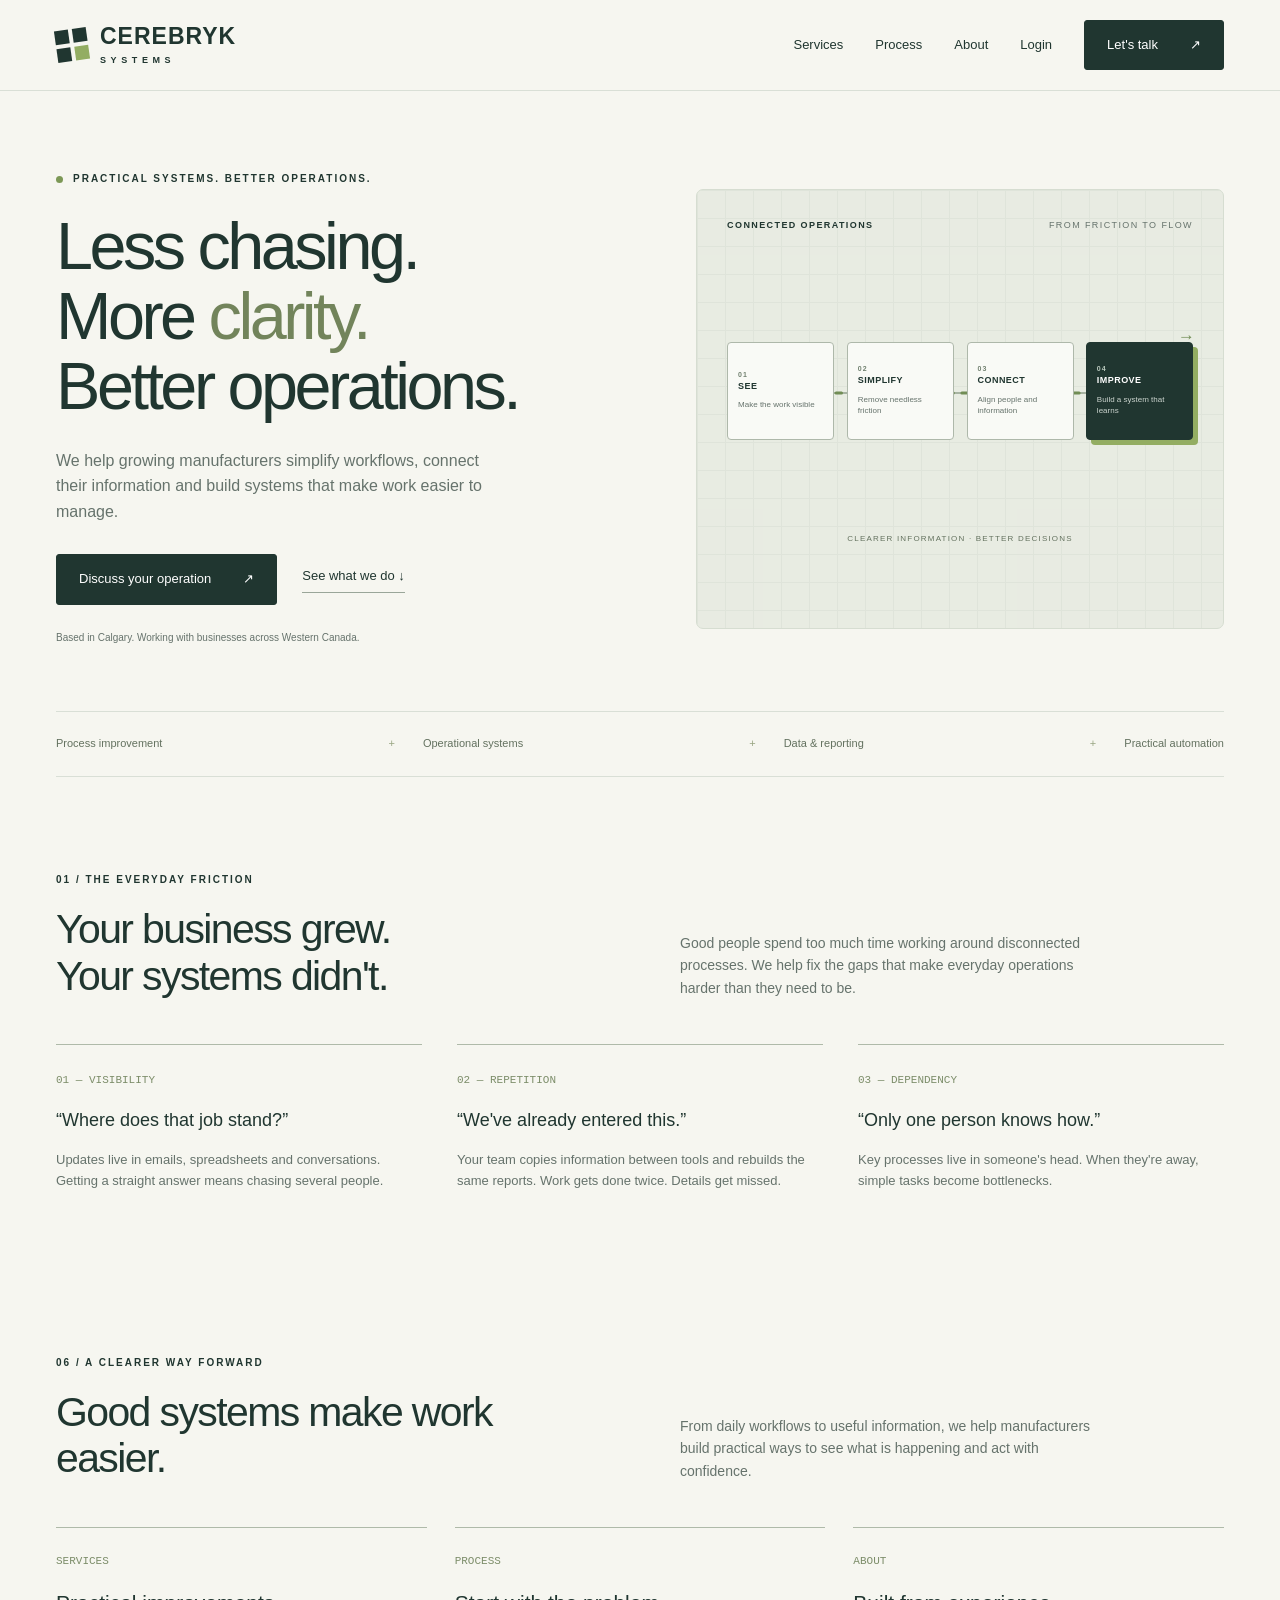
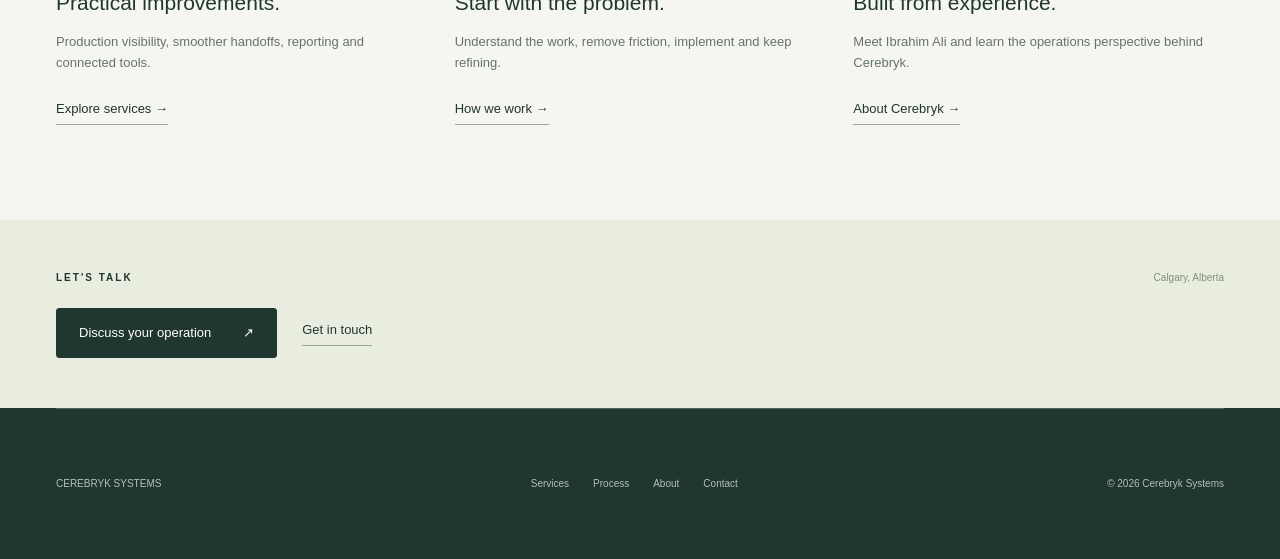
<file: index.html>
<!doctype html>
<html lang="en">
<head>
<!-- Google tag (gtag.js) -->
<script async src="https://www.googletagmanager.com/gtag/js?id=G-C96CV7X2YY"></script>
<script>
  window.dataLayer = window.dataLayer || [];
  function gtag(){dataLayer.push(arguments);}
  gtag('js', new Date());
  gtag('config', 'G-C96CV7X2YY');
</script>
<meta charset="utf-8"/><meta name="viewport" content="width=device-width,initial-scale=1"/>
<title>Cerebryk Systems | Better Systems for Growing Manufacturers</title><meta name="description" content="Practical process improvement, operations systems, reporting and automation for small and mid-sized manufacturers."/><meta name="robots" content="index, follow"/>
<link rel="canonical" href="https://cerebryk.com/"/>
<meta property="og:title" content="Cerebryk Systems | Better Systems for Growing Manufacturers"/><meta property="og:description" content="Practical process improvement, operations systems, reporting and automation for small and mid-sized manufacturers."/><meta property="og:url" content="https://cerebryk.com/"/><meta property="og:type" content="website"/><meta property="og:site_name" content="Cerebryk Systems"/>
<meta name="twitter:card" content="summary"/><meta name="twitter:title" content="Cerebryk Systems | Better Systems for Growing Manufacturers"/><meta name="twitter:description" content="Practical process improvement, operations systems, reporting and automation for small and mid-sized manufacturers."/>
<link rel="icon" type="image/svg+xml" href="/favicon.svg?v=2"/><link rel="stylesheet" href="/assets/site.css"/>
</head><body data-page="home"><header><div class="wrap"><nav aria-label="Main navigation"><a class="brand" href="/" aria-label="Cerebryk Systems home" aria-current="page"><span class="symbol" aria-hidden="true"><i></i><i></i><i></i><i></i></span><span class="word">CEREBRYK<small>SYSTEMS</small></span></a><button class="menu" aria-label="Open navigation" aria-expanded="false">Menu &#9776;</button><div class="navlinks"><a href="/services/">Services</a><a href="/process/">Process</a><a href="/about/">About</a><a href="/login/">Login</a><a class="btn" href="/contact/">Let&#39;s talk <span>&#8599;</span></a></div></nav></div></header><main><div class="wrap"><div class="hero"><div><div class="eyebrow"><span class="dot"></span> Practical systems. Better operations.</div><h1>Less chasing.<br>More <em>clarity.</em><br>Better operations.</h1><p>We help growing manufacturers simplify workflows, connect their information and build systems that make work easier to manage.</p><div class="actions"><a class="btn" href="/contact/">Discuss your operation <span>↗</span></a><a class="textlink" href="/services/">See what we do ↓</a></div><div class="location">Based in Calgary. Working with businesses across Western Canada.</div></div><div><div class="system-map flow-map" aria-label="A four-step operations improvement flow from seeing the work to continuous improvement"><div class="flow-head"><span>CONNECTED OPERATIONS</span><span>FROM FRICTION TO FLOW</span></div><div class="flow-canvas"><svg class="flow-line" viewBox="0 0 500 190" preserveAspectRatio="none" role="img" aria-hidden="true"><path class="base" d="M12 95 H488"/><path class="active" d="M12 95 H488"/><circle cx="55" cy="95" r="5"/><circle cx="185" cy="95" r="5"/><circle cx="315" cy="95" r="5"/><circle cx="445" cy="95" r="5"/></svg><div class="flow-stage one"><b><span class="stage-num">01</span><span>SEE</span></b><small>Make the work visible</small></div><div class="flow-stage two"><b><span class="stage-num">02</span><span>SIMPLIFY</span></b><small>Remove needless friction</small></div><div class="flow-stage three"><b><span class="stage-num">03</span><span>CONNECT</span></b><small>Align people and information</small></div><div class="flow-stage four"><b><span class="stage-num">04</span><span>IMPROVE</span></b><small>Build a system that learns</small></div><span class="flow-result">CLEARER INFORMATION · BETTER DECISIONS</span></div></div></div></div><div class="ribbon"><span>Process improvement</span><span>Operational systems</span><span>Data & reporting</span><span>Practical automation</span></div></div>
<section><div class="wrap"><div class="sectionhead"><div><div class="eyebrow">01 / The everyday friction</div><h2>Your business grew.<br>Your systems didn't.</h2></div><p>Good people spend too much time working around disconnected processes. We help fix the gaps that make everyday operations harder than they need to be.</p></div><div class="issues"><article class="issue"><span class="num">01 — VISIBILITY</span><h3>“Where does that job stand?”</h3><p>Updates live in emails, spreadsheets and conversations. Getting a straight answer means chasing several people.</p></article><article class="issue"><span class="num">02 — REPETITION</span><h3>“We've already entered this.”</h3><p>Your team copies information between tools and rebuilds the same reports. Work gets done twice. Details get missed.</p></article><article class="issue"><span class="num">03 — DEPENDENCY</span><h3>“Only one person knows how.”</h3><p>Key processes live in someone's head. When they're away, simple tasks become bottlenecks.</p></article></div></div></section>
<section class="page-preview"><div class="wrap"><div class="sectionhead"><div><div class="eyebrow">06 / A clearer way forward</div><h2>Good systems make work easier.</h2></div><p>From daily workflows to useful information, we help manufacturers build practical ways to see what is happening and act with confidence.</p></div><div class="page-preview-grid"><article class="page-preview-card"><span class="num">SERVICES</span><h3>Practical improvements.</h3><p>Production visibility, smoother handoffs, reporting and connected tools.</p><a href="/services/">Explore services &rarr;</a></article><article class="page-preview-card"><span class="num">PROCESS</span><h3>Start with the problem.</h3><p>Understand the work, remove friction, implement and keep refining.</p><a href="/process/">How we work &rarr;</a></article><article class="page-preview-card"><span class="num">ABOUT</span><h3>Built from experience.</h3><p>Meet Ibrahim Ali and learn the operations perspective behind Cerebryk.</p><a href="/about/">About Cerebryk &rarr;</a></article></div></div></section>
<section class="page-cta"><div class="wrap"><div class="sectionlabel"><span class="eyebrow">LET&#39;S TALK</span><span>Calgary, Alberta</span></div><div class="actions"><a class="btn" href="/contact/">Discuss your operation <span>&#8599;</span></a><a class="textlink" href="/contact/">Get in touch</a></div></div></section></main><footer class="site-footer dark"><div class="wrap"><div class="footer"><span>CEREBRYK SYSTEMS</span><nav class="footer-links" aria-label="Footer navigation"><a href="/services/">Services</a><a href="/process/">Process</a><a href="/about/">About</a><a href="/contact/">Contact</a></nav><span>&copy; 2026 Cerebryk Systems</span></div></div></footer><script src="/assets/site.js" defer></script></body></html>
</file>
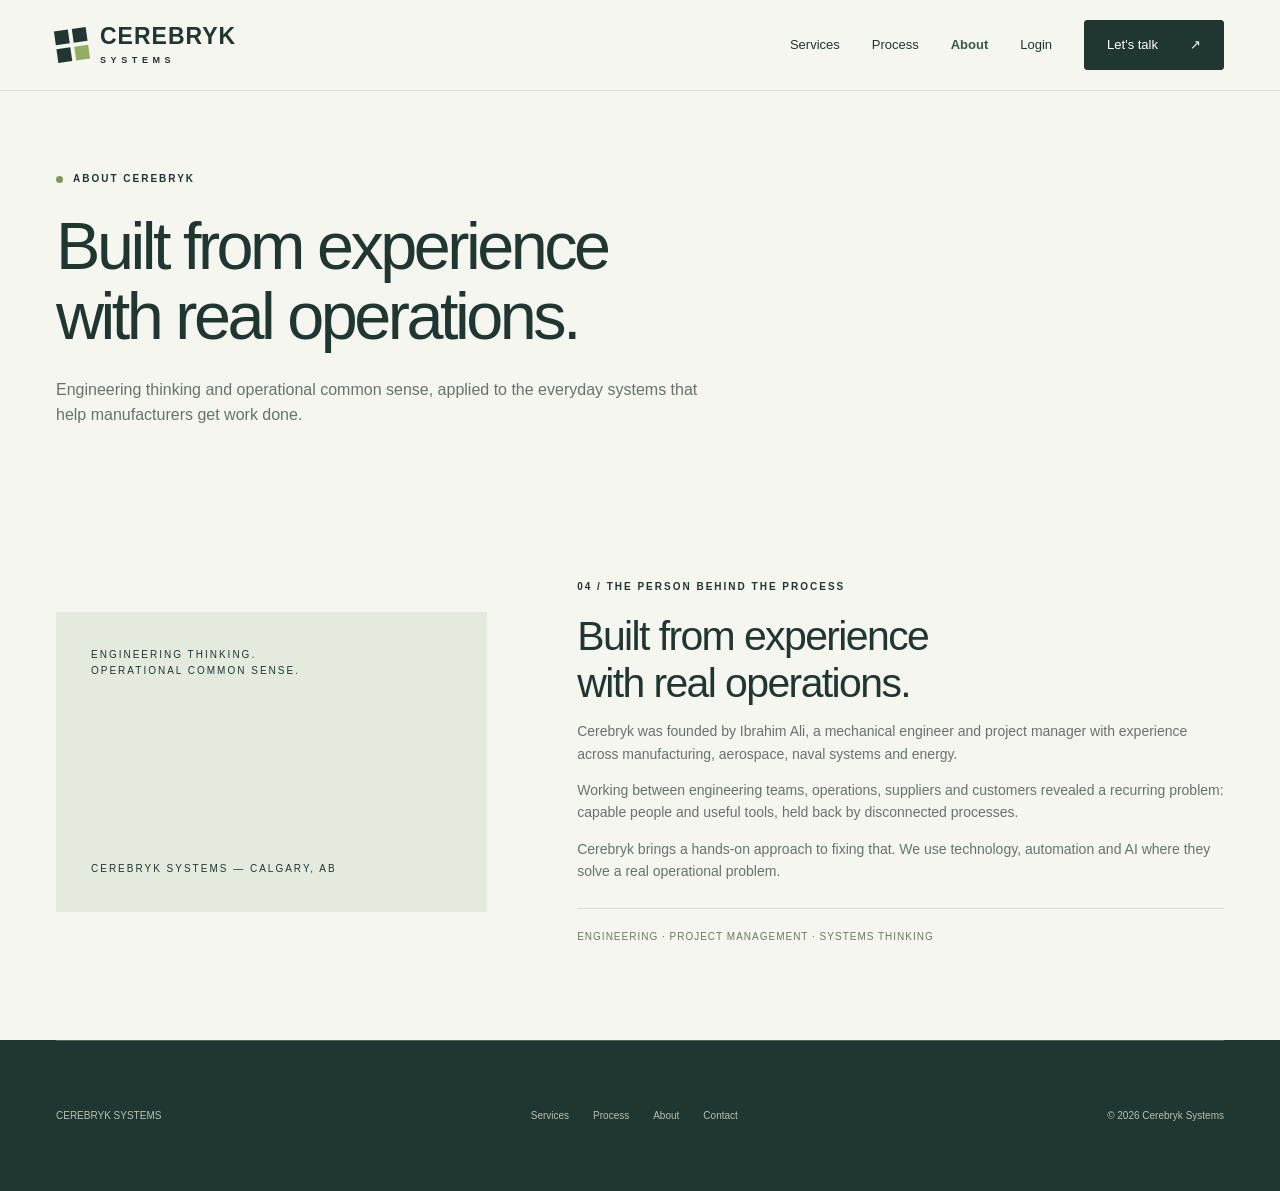
<file: about/index.html>
<!doctype html>
<html lang="en">
<head>
<!-- Google tag (gtag.js) -->
<script async src="https://www.googletagmanager.com/gtag/js?id=G-C96CV7X2YY"></script>
<script>
  window.dataLayer = window.dataLayer || [];
  function gtag(){dataLayer.push(arguments);}
  gtag('js', new Date());
  gtag('config', 'G-C96CV7X2YY');
</script>
<meta charset="utf-8"/><meta name="viewport" content="width=device-width,initial-scale=1"/>
<title>About | Cerebryk Systems</title><meta name="description" content="Meet Ibrahim Ali, founder of Cerebryk Systems, and learn about the experience behind its practical approach to operations improvement."/><meta name="robots" content="index, follow"/>
<link rel="canonical" href="https://cerebryk.com/about/"/>
<meta property="og:title" content="About | Cerebryk Systems"/><meta property="og:description" content="Meet Ibrahim Ali, founder of Cerebryk Systems, and learn about the experience behind its practical approach to operations improvement."/><meta property="og:url" content="https://cerebryk.com/about/"/><meta property="og:type" content="website"/><meta property="og:site_name" content="Cerebryk Systems"/>
<meta name="twitter:card" content="summary"/><meta name="twitter:title" content="About | Cerebryk Systems"/><meta name="twitter:description" content="Meet Ibrahim Ali, founder of Cerebryk Systems, and learn about the experience behind its practical approach to operations improvement."/>
<link rel="icon" type="image/svg+xml" href="/favicon.svg?v=2"/><link rel="stylesheet" href="/assets/site.css"/>
</head><body data-page="about"><header><div class="wrap"><nav aria-label="Main navigation"><a class="brand" href="/" aria-label="Cerebryk Systems home"><span class="symbol" aria-hidden="true"><i></i><i></i><i></i><i></i></span><span class="word">CEREBRYK<small>SYSTEMS</small></span></a><button class="menu" aria-label="Open navigation" aria-expanded="false">Menu &#9776;</button><div class="navlinks"><a href="/services/">Services</a><a href="/process/">Process</a><a href="/about/" aria-current="page">About</a><a href="/login/">Login</a><a class="btn" href="/contact/">Let&#39;s talk <span>&#8599;</span></a></div></nav></div></header><main><section class="page-intro"><div class="wrap"><div class="eyebrow"><span class="dot"></span> About Cerebryk</div><h1>Built from experience<br>with real operations.</h1><p>Engineering thinking and operational common sense, applied to the everyday systems that help manufacturers get work done.</p></div></section><section id="about"><div class="wrap founder"><div class="founder-art"><small>ENGINEERING THINKING.<br>OPERATIONAL COMMON SENSE.</small><div class="giant" aria-hidden="true"></div><small>CEREBRYK SYSTEMS — CALGARY, AB</small></div><div><div class="eyebrow">04 / The person behind the process</div><h2>Built from experience<br>with real operations.</h2><p>Cerebryk was founded by Ibrahim Ali, a mechanical engineer and project manager with experience across manufacturing, aerospace, naval systems and energy.</p><p>Working between engineering teams, operations, suppliers and customers revealed a recurring problem: capable people and useful tools, held back by disconnected processes.</p><p>Cerebryk brings a hands-on approach to fixing that. We use technology, automation and AI where they solve a real operational problem.</p><div class="expertise">ENGINEERING · PROJECT MANAGEMENT · SYSTEMS THINKING</div></div></div></section></main><footer class="site-footer dark"><div class="wrap"><div class="footer"><span>CEREBRYK SYSTEMS</span><nav class="footer-links" aria-label="Footer navigation"><a href="/services/">Services</a><a href="/process/">Process</a><a href="/about/">About</a><a href="/contact/">Contact</a></nav><span>&copy; 2026 Cerebryk Systems</span></div></div></footer><script src="/assets/site.js" defer></script></body></html>
</file>
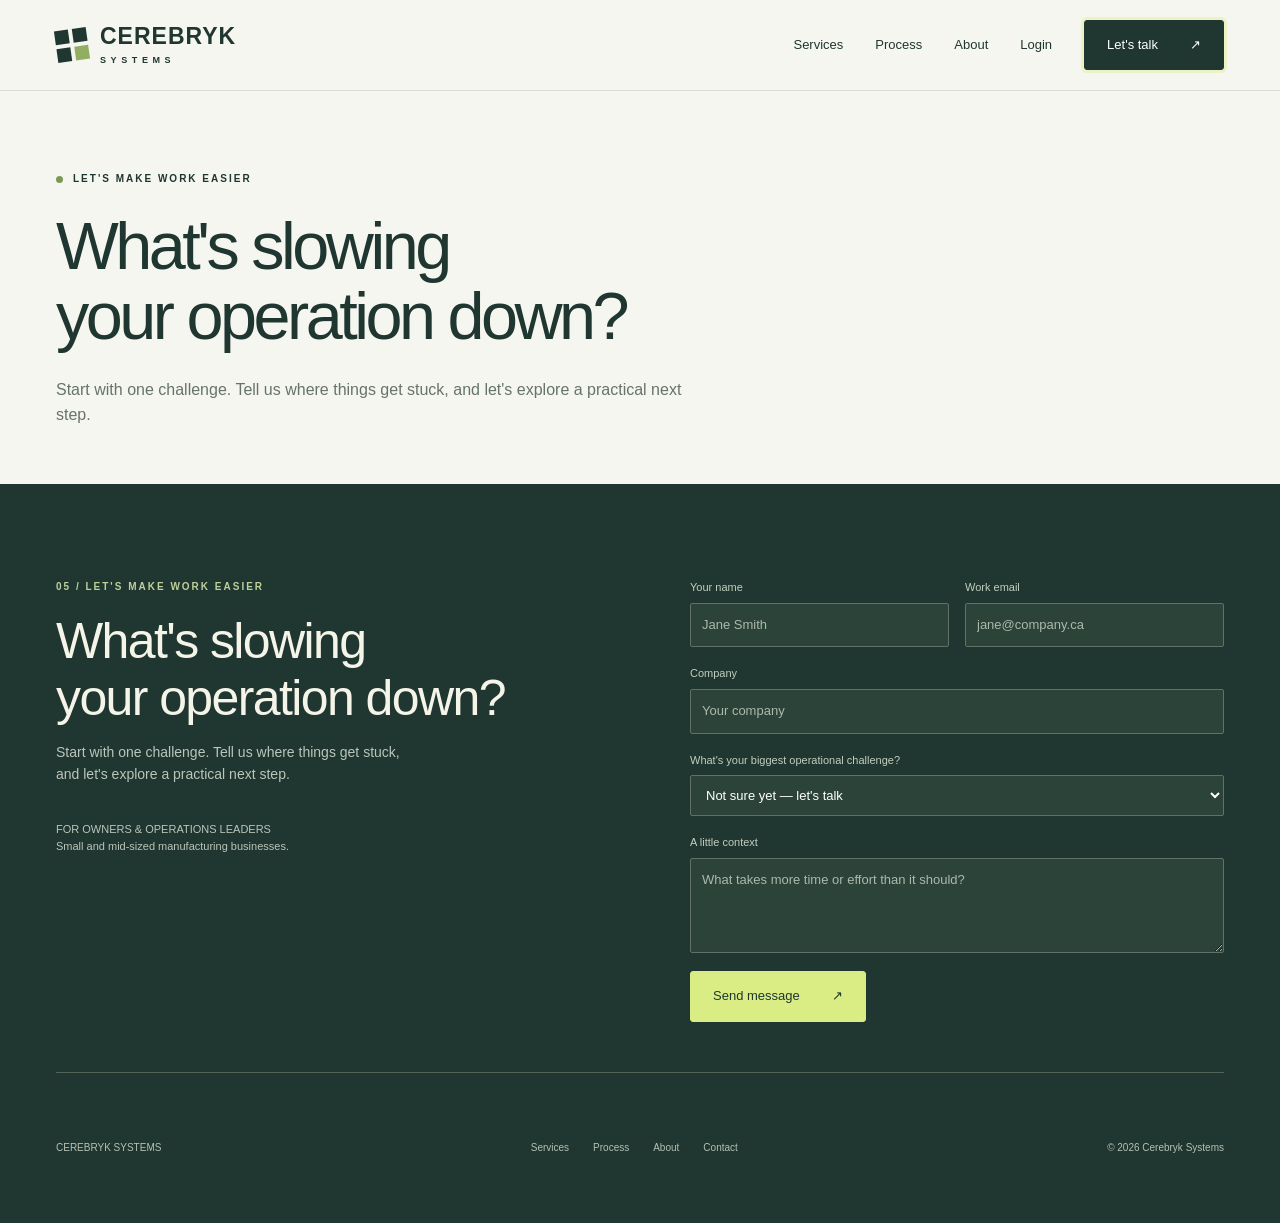
<file: contact/index.html>
<!doctype html>
<html lang="en">
<head>
<!-- Google tag (gtag.js) -->
<script async src="https://www.googletagmanager.com/gtag/js?id=G-C96CV7X2YY"></script>
<script>
  window.dataLayer = window.dataLayer || [];
  function gtag(){dataLayer.push(arguments);}
  gtag('js', new Date());
  gtag('config', 'G-C96CV7X2YY');
</script>
<meta charset="utf-8"/><meta name="viewport" content="width=device-width,initial-scale=1"/>
<title>Contact | Cerebryk Systems</title><meta name="description" content="Talk with Cerebryk Systems about operational challenges, process improvement, reporting and practical systems for manufacturers."/><meta name="robots" content="index, follow"/>
<link rel="canonical" href="https://cerebryk.com/contact/"/>
<meta property="og:title" content="Contact | Cerebryk Systems"/><meta property="og:description" content="Talk with Cerebryk Systems about operational challenges, process improvement, reporting and practical systems for manufacturers."/><meta property="og:url" content="https://cerebryk.com/contact/"/><meta property="og:type" content="website"/><meta property="og:site_name" content="Cerebryk Systems"/>
<meta name="twitter:card" content="summary"/><meta name="twitter:title" content="Contact | Cerebryk Systems"/><meta name="twitter:description" content="Talk with Cerebryk Systems about operational challenges, process improvement, reporting and practical systems for manufacturers."/>
<link rel="icon" type="image/svg+xml" href="/favicon.svg?v=2"/><link rel="stylesheet" href="/assets/site.css"/>
</head><body data-page="contact"><header><div class="wrap"><nav aria-label="Main navigation"><a class="brand" href="/" aria-label="Cerebryk Systems home"><span class="symbol" aria-hidden="true"><i></i><i></i><i></i><i></i></span><span class="word">CEREBRYK<small>SYSTEMS</small></span></a><button class="menu" aria-label="Open navigation" aria-expanded="false">Menu &#9776;</button><div class="navlinks"><a href="/services/">Services</a><a href="/process/">Process</a><a href="/about/">About</a><a href="/login/">Login</a><a class="btn" href="/contact/" aria-current="page">Let&#39;s talk <span>&#8599;</span></a></div></nav></div></header><main><section class="page-intro"><div class="wrap"><div class="eyebrow"><span class="dot"></span> Let&#39;s make work easier</div><h1>What&#39;s slowing<br>your operation down?</h1><p>Start with one challenge. Tell us where things get stuck, and let&#39;s explore a practical next step.</p></div></section><section class="dark contact-section" id="contact"><div class="wrap"><div class="contact"><div><div class="eyebrow">05 / Let's make work easier</div><h2>What's slowing<br>your operation down?</h2><p>Start with one challenge. Tell us where things get stuck, and let's explore a practical next step.</p><p style="margin-top:35px;font-size:11px">FOR OWNERS & OPERATIONS LEADERS<br>Small and mid-sized manufacturing businesses.</p></div><form id="contact-form" action="https://formspree.io/f/xgonlqop" method="POST"><div class="formrow"><label>Your name<input name="name" required autocomplete="name" placeholder="Jane Smith"></label><label>Work email<input name="email" type="email" required autocomplete="email" placeholder="jane@company.ca"></label></div><label>Company<input name="company" required autocomplete="organization" placeholder="Your company"></label><label>What's your biggest operational challenge?<select name="challenge"><option value="not-sure">Not sure yet — let's talk</option><option value="production">Production & job visibility</option><option value="reporting">Manual reporting</option><option value="workflows">Workflows & handoffs</option><option value="purchasing">Purchasing & materials</option><option value="automation">Disconnected systems & automation</option><option value="assessment">Operations assessment</option></select></label><label>A little context<textarea name="message" placeholder="What takes more time or effort than it should?"></textarea></label><button class="btn light" type="submit">Send message <span>↗</span></button></form></div></div></section></main><footer class="site-footer dark"><div class="wrap"><div class="footer"><span>CEREBRYK SYSTEMS</span><nav class="footer-links" aria-label="Footer navigation"><a href="/services/">Services</a><a href="/process/">Process</a><a href="/about/">About</a><a href="/contact/">Contact</a></nav><span>&copy; 2026 Cerebryk Systems</span></div></div></footer><script src="/assets/site.js" defer></script></body></html>
</file>
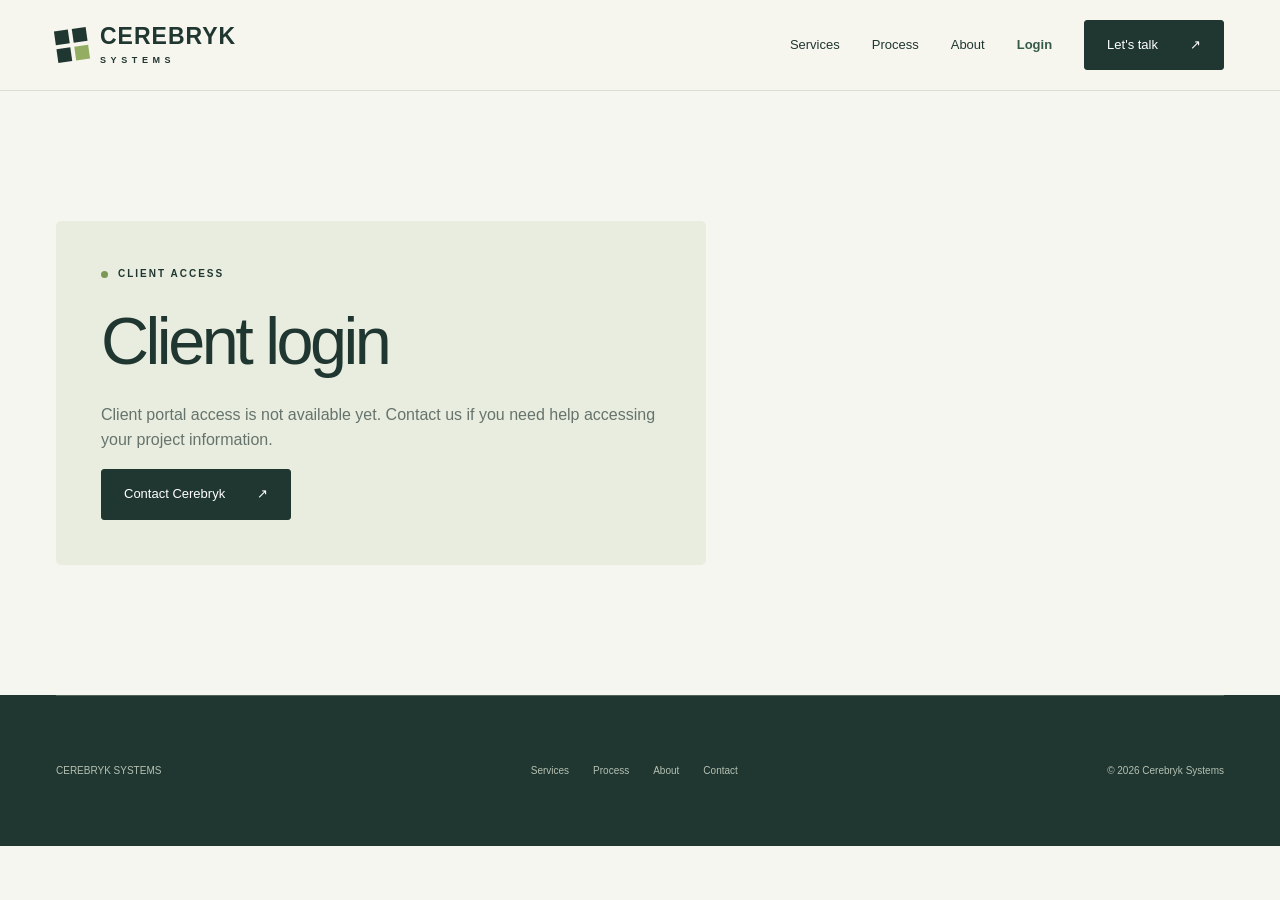
<file: login/index.html>
<!doctype html>
<html lang="en">
<head>
<!-- Google tag (gtag.js) -->
<script async src="https://www.googletagmanager.com/gtag/js?id=G-C96CV7X2YY"></script>
<script>
  window.dataLayer = window.dataLayer || [];
  function gtag(){dataLayer.push(arguments);}
  gtag('js', new Date());
  gtag('config', 'G-C96CV7X2YY');
</script>
<meta charset="utf-8"/><meta name="viewport" content="width=device-width,initial-scale=1"/>
<title>Login | Cerebryk Systems</title><meta name="description" content="Cerebryk Systems client access information."/><meta name="robots" content="noindex, nofollow"/>
<link rel="canonical" href="https://cerebryk.com/login/"/>
<meta property="og:title" content="Login | Cerebryk Systems"/><meta property="og:description" content="Cerebryk Systems client access information."/><meta property="og:url" content="https://cerebryk.com/login/"/><meta property="og:type" content="website"/><meta property="og:site_name" content="Cerebryk Systems"/>
<meta name="twitter:card" content="summary"/><meta name="twitter:title" content="Login | Cerebryk Systems"/><meta name="twitter:description" content="Cerebryk Systems client access information."/>
<link rel="icon" type="image/svg+xml" href="/favicon.svg?v=2"/><link rel="stylesheet" href="/assets/site.css"/>
</head><body data-page="login"><header><div class="wrap"><nav aria-label="Main navigation"><a class="brand" href="/" aria-label="Cerebryk Systems home"><span class="symbol" aria-hidden="true"><i></i><i></i><i></i><i></i></span><span class="word">CEREBRYK<small>SYSTEMS</small></span></a><button class="menu" aria-label="Open navigation" aria-expanded="false">Menu &#9776;</button><div class="navlinks"><a href="/services/">Services</a><a href="/process/">Process</a><a href="/about/">About</a><a href="/login/" aria-current="page">Login</a><a class="btn" href="/contact/">Let&#39;s talk <span>&#8599;</span></a></div></nav></div></header><main><div class="wrap login-wrap"><div class="login-card"><div class="eyebrow"><span class="dot"></span> Client access</div><h1>Client login</h1><p>Client portal access is not available yet. Contact us if you need help accessing your project information.</p><a class="btn" href="/contact/">Contact Cerebryk <span>&#8599;</span></a></div></div></main><footer class="site-footer dark"><div class="wrap"><div class="footer"><span>CEREBRYK SYSTEMS</span><nav class="footer-links" aria-label="Footer navigation"><a href="/services/">Services</a><a href="/process/">Process</a><a href="/about/">About</a><a href="/contact/">Contact</a></nav><span>&copy; 2026 Cerebryk Systems</span></div></div></footer><script src="/assets/site.js" defer></script></body></html>
</file>
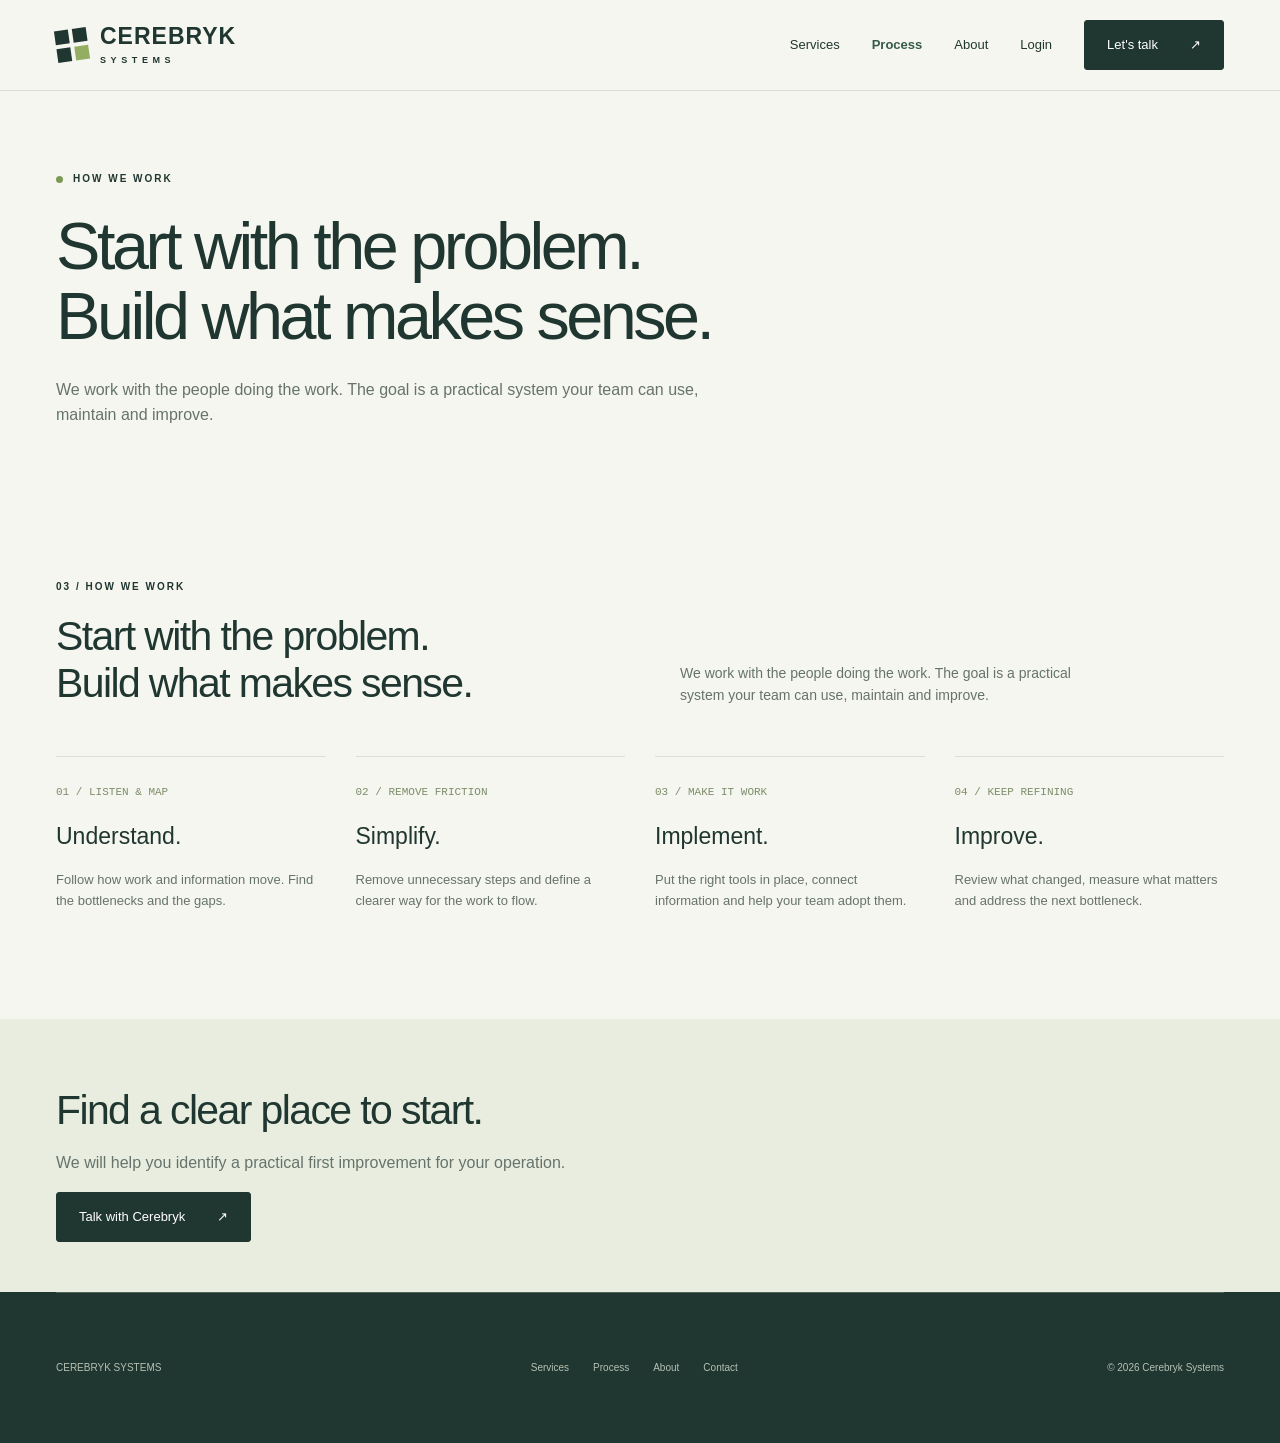
<file: process/index.html>
<!doctype html>
<html lang="en">
<head>
<!-- Google tag (gtag.js) -->
<script async src="https://www.googletagmanager.com/gtag/js?id=G-C96CV7X2YY"></script>
<script>
  window.dataLayer = window.dataLayer || [];
  function gtag(){dataLayer.push(arguments);}
  gtag('js', new Date());
  gtag('config', 'G-C96CV7X2YY');
</script>
<meta charset="utf-8"/><meta name="viewport" content="width=device-width,initial-scale=1"/>
<title>How We Work | Cerebryk Systems</title><meta name="description" content="A practical improvement process: understand the work, simplify it, implement useful systems and keep refining."/><meta name="robots" content="index, follow"/>
<link rel="canonical" href="https://cerebryk.com/process/"/>
<meta property="og:title" content="How We Work | Cerebryk Systems"/><meta property="og:description" content="A practical improvement process: understand the work, simplify it, implement useful systems and keep refining."/><meta property="og:url" content="https://cerebryk.com/process/"/><meta property="og:type" content="website"/><meta property="og:site_name" content="Cerebryk Systems"/>
<meta name="twitter:card" content="summary"/><meta name="twitter:title" content="How We Work | Cerebryk Systems"/><meta name="twitter:description" content="A practical improvement process: understand the work, simplify it, implement useful systems and keep refining."/>
<link rel="icon" type="image/svg+xml" href="/favicon.svg?v=2"/><link rel="stylesheet" href="/assets/site.css"/>
</head><body data-page="process"><header><div class="wrap"><nav aria-label="Main navigation"><a class="brand" href="/" aria-label="Cerebryk Systems home"><span class="symbol" aria-hidden="true"><i></i><i></i><i></i><i></i></span><span class="word">CEREBRYK<small>SYSTEMS</small></span></a><button class="menu" aria-label="Open navigation" aria-expanded="false">Menu &#9776;</button><div class="navlinks"><a href="/services/">Services</a><a href="/process/" aria-current="page">Process</a><a href="/about/">About</a><a href="/login/">Login</a><a class="btn" href="/contact/">Let&#39;s talk <span>&#8599;</span></a></div></nav></div></header><main><section class="page-intro"><div class="wrap"><div class="eyebrow"><span class="dot"></span> How we work</div><h1>Start with the problem.<br>Build what makes sense.</h1><p>We work with the people doing the work. The goal is a practical system your team can use, maintain and improve.</p></div></section><section id="approach"><div class="wrap"><div class="sectionhead"><div><div class="eyebrow">03 / How we work</div><h2>Start with the problem.<br>Build what makes sense.</h2></div><p>We work with the people doing the work. The goal is a practical system your team can use, maintain and improve.</p></div><div class="steps"><article class="step"><span class="num">01 / LISTEN & MAP</span><h3>Understand.</h3><p>Follow how work and information move. Find the bottlenecks and the gaps.</p></article><article class="step"><span class="num">02 / REMOVE FRICTION</span><h3>Simplify.</h3><p>Remove unnecessary steps and define a clearer way for the work to flow.</p></article><article class="step"><span class="num">03 / MAKE IT WORK</span><h3>Implement.</h3><p>Put the right tools in place, connect information and help your team adopt them.</p></article><article class="step"><span class="num">04 / KEEP REFINING</span><h3>Improve.</h3><p>Review what changed, measure what matters and address the next bottleneck.</p></article></div></div></section>
<section class="page-cta"><div class="wrap"><h2>Find a clear place to start.</h2><p>We will help you identify a practical first improvement for your operation.</p><a class="btn" href="/contact/">Talk with Cerebryk <span>&#8599;</span></a></div></section></main><footer class="site-footer dark"><div class="wrap"><div class="footer"><span>CEREBRYK SYSTEMS</span><nav class="footer-links" aria-label="Footer navigation"><a href="/services/">Services</a><a href="/process/">Process</a><a href="/about/">About</a><a href="/contact/">Contact</a></nav><span>&copy; 2026 Cerebryk Systems</span></div></div></footer><script src="/assets/site.js" defer></script></body></html>
</file>
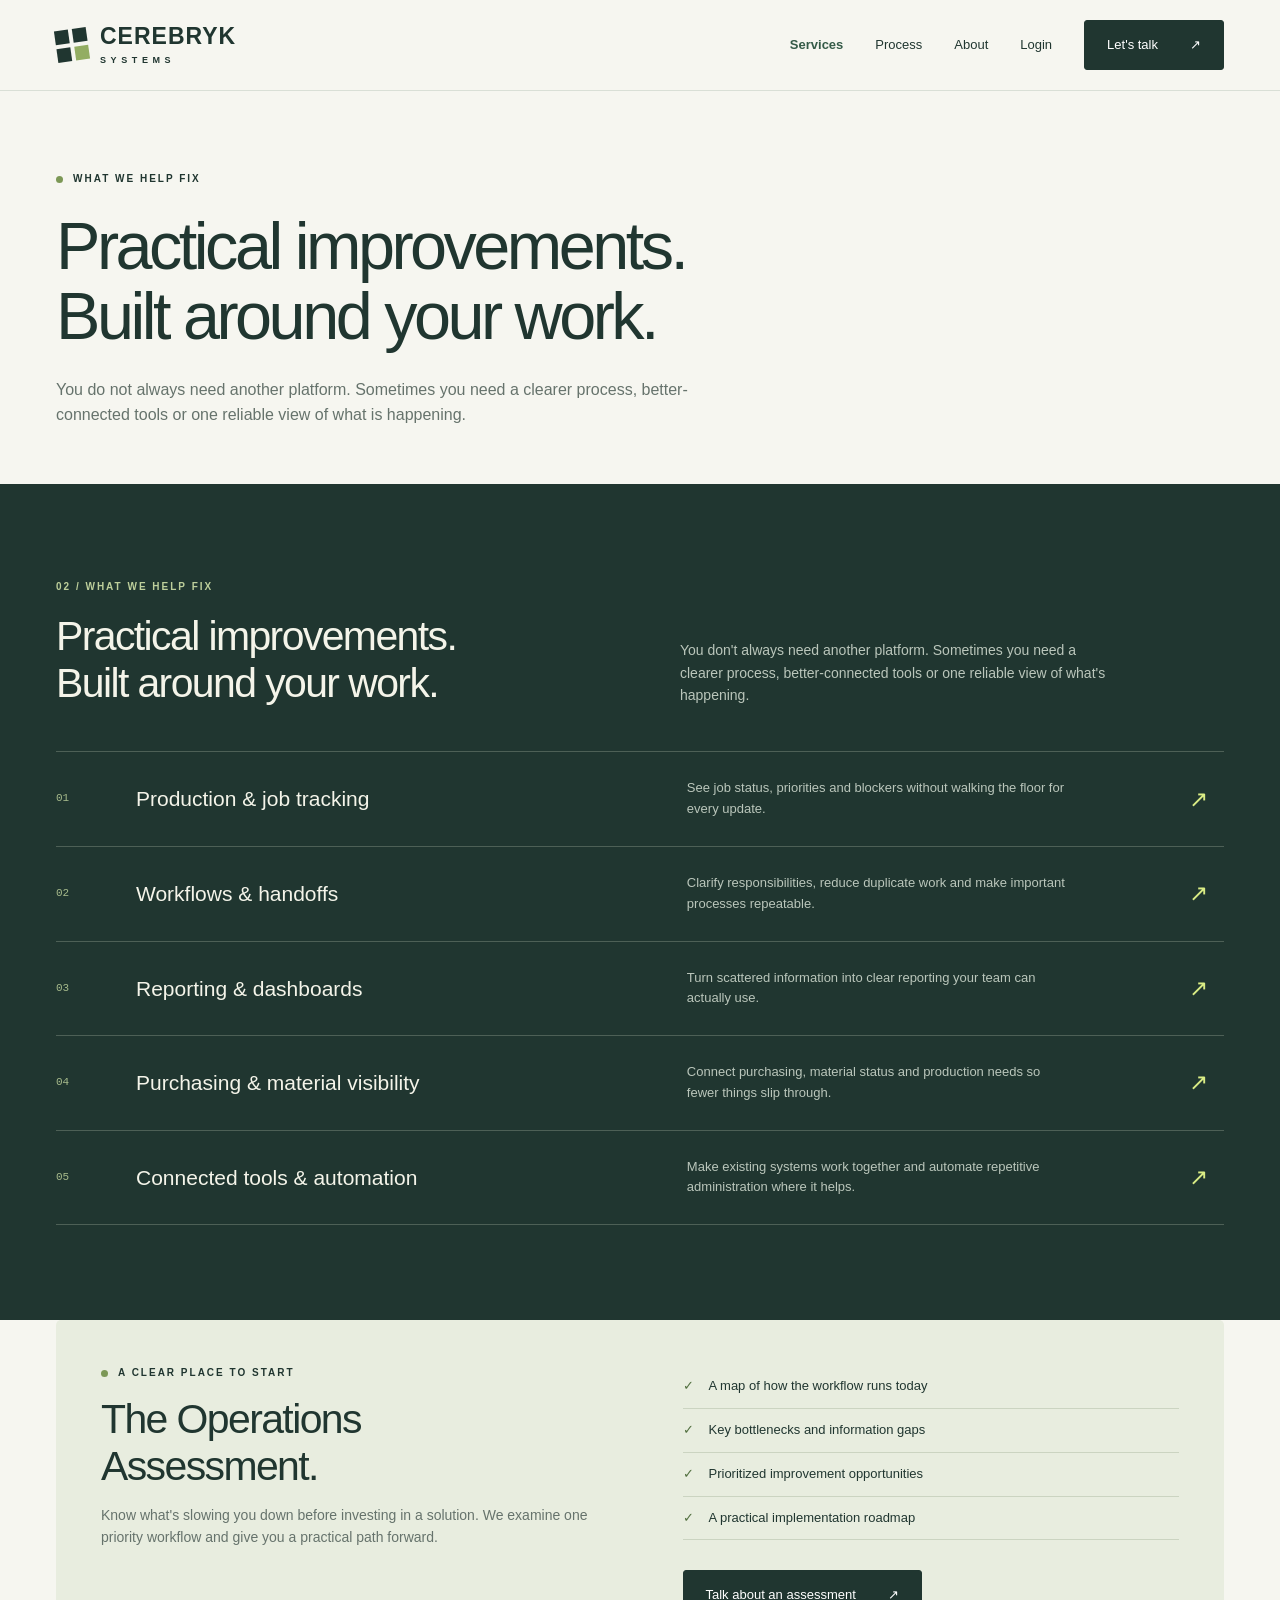
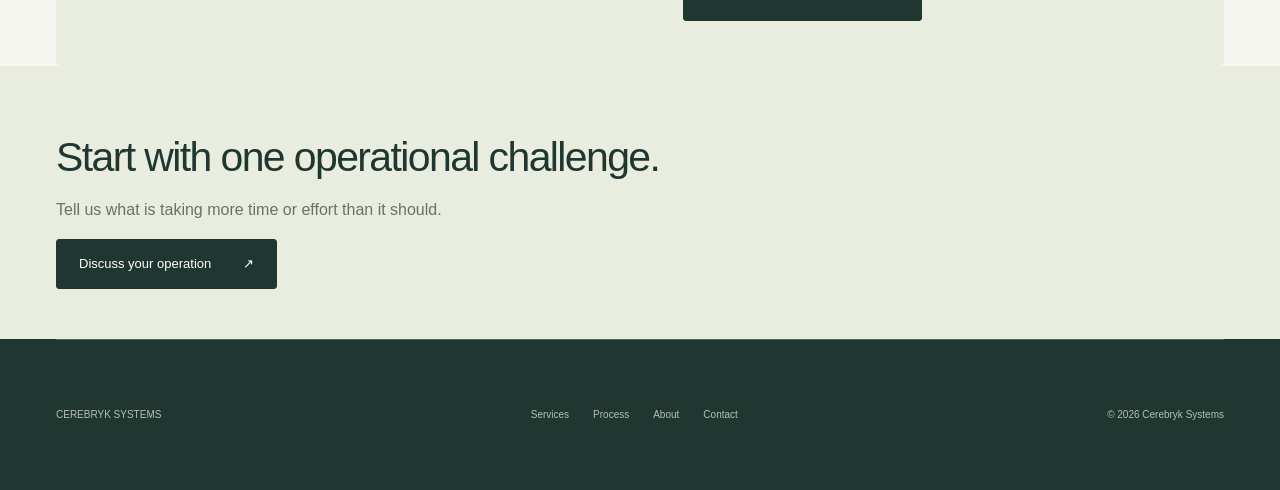
<file: services/index.html>
<!doctype html>
<html lang="en">
<head>
<!-- Google tag (gtag.js) -->
<script async src="https://www.googletagmanager.com/gtag/js?id=G-C96CV7X2YY"></script>
<script>
  window.dataLayer = window.dataLayer || [];
  function gtag(){dataLayer.push(arguments);}
  gtag('js', new Date());
  gtag('config', 'G-C96CV7X2YY');
</script>
<meta charset="utf-8"/><meta name="viewport" content="width=device-width,initial-scale=1"/>
<title>Services | Cerebryk Systems</title><meta name="description" content="Practical production tracking, workflow improvement, reporting, purchasing visibility and automation for manufacturers."/><meta name="robots" content="index, follow"/>
<link rel="canonical" href="https://cerebryk.com/services/"/>
<meta property="og:title" content="Services | Cerebryk Systems"/><meta property="og:description" content="Practical production tracking, workflow improvement, reporting, purchasing visibility and automation for manufacturers."/><meta property="og:url" content="https://cerebryk.com/services/"/><meta property="og:type" content="website"/><meta property="og:site_name" content="Cerebryk Systems"/>
<meta name="twitter:card" content="summary"/><meta name="twitter:title" content="Services | Cerebryk Systems"/><meta name="twitter:description" content="Practical production tracking, workflow improvement, reporting, purchasing visibility and automation for manufacturers."/>
<link rel="icon" type="image/svg+xml" href="/favicon.svg?v=2"/><link rel="stylesheet" href="/assets/site.css"/>
</head><body data-page="services"><header><div class="wrap"><nav aria-label="Main navigation"><a class="brand" href="/" aria-label="Cerebryk Systems home"><span class="symbol" aria-hidden="true"><i></i><i></i><i></i><i></i></span><span class="word">CEREBRYK<small>SYSTEMS</small></span></a><button class="menu" aria-label="Open navigation" aria-expanded="false">Menu &#9776;</button><div class="navlinks"><a href="/services/" aria-current="page">Services</a><a href="/process/">Process</a><a href="/about/">About</a><a href="/login/">Login</a><a class="btn" href="/contact/">Let&#39;s talk <span>&#8599;</span></a></div></nav></div></header><main><section class="page-intro"><div class="wrap"><div class="eyebrow"><span class="dot"></span> What we help fix</div><h1>Practical improvements.<br>Built around your work.</h1><p>You do not always need another platform. Sometimes you need a clearer process, better-connected tools or one reliable view of what is happening.</p></div></section><section class="dark" id="solutions"><div class="wrap"><div class="sectionhead"><div><div class="eyebrow">02 / What we help fix</div><h2>Practical improvements.<br>Built around your work.</h2></div><p>You don't always need another platform. Sometimes you need a clearer process, better-connected tools or one reliable view of what's happening.</p></div><div class="solution-list"><div class="solution"><span class="num">01</span><h3>Production & job tracking</h3><p>See job status, priorities and blockers without walking the floor for every update.</p><span class="arrow">↗</span></div><div class="solution"><span class="num">02</span><h3>Workflows & handoffs</h3><p>Clarify responsibilities, reduce duplicate work and make important processes repeatable.</p><span class="arrow">↗</span></div><div class="solution"><span class="num">03</span><h3>Reporting & dashboards</h3><p>Turn scattered information into clear reporting your team can actually use.</p><span class="arrow">↗</span></div><div class="solution"><span class="num">04</span><h3>Purchasing & material visibility</h3><p>Connect purchasing, material status and production needs so fewer things slip through.</p><span class="arrow">↗</span></div><div class="solution"><span class="num">05</span><h3>Connected tools & automation</h3><p>Make existing systems work together and automate repetitive administration where it helps.</p><span class="arrow">↗</span></div></div></div></section>
<div class="wrap"><div class="assessment"><div><div class="eyebrow"><span class="dot"></span> A clear place to start</div><h2>The Operations<br>Assessment.</h2><p>Know what's slowing you down before investing in a solution. We examine one priority workflow and give you a practical path forward.</p></div><div><ul class="checklist"><li>A map of how the workflow runs today</li><li>Key bottlenecks and information gaps</li><li>Prioritized improvement opportunities</li><li>A practical implementation roadmap</li></ul><a class="btn" href="/contact/?challenge=assessment">Talk about an assessment <span>↗</span></a></div></div></div>
<section class="page-cta"><div class="wrap"><h2>Start with one operational challenge.</h2><p>Tell us what is taking more time or effort than it should.</p><a class="btn" href="/contact/">Discuss your operation <span>&#8599;</span></a></div></section></main><footer class="site-footer dark"><div class="wrap"><div class="footer"><span>CEREBRYK SYSTEMS</span><nav class="footer-links" aria-label="Footer navigation"><a href="/services/">Services</a><a href="/process/">Process</a><a href="/about/">About</a><a href="/contact/">Contact</a></nav><span>&copy; 2026 Cerebryk Systems</span></div></div></footer><script src="/assets/site.js" defer></script></body></html>
</file>
<file: assets/site.css>
:root{--ink:#203630;--muted:#66736c;--paper:#f6f6f0;--line:#d9dfd6;--accent:#daed85;--green:#355b48}*{box-sizing:border-box}html{scroll-behavior:smooth;scroll-padding-top:95px}body{margin:0;background:var(--paper);color:var(--ink);font-family:Arial,Helvetica,sans-serif;font-size:16px;line-height:1.6}a{color:inherit;text-decoration:none}button,input,select,textarea{font:inherit}button,a,input,select,textarea{outline-offset:5px}button{cursor:pointer}.wrap{max-width:1280px;margin:auto;padding:0 56px}header{position:sticky;top:0;background:#f6f6f0f5;border-bottom:1px solid var(--line);z-index:10}nav{height:90px;display:flex;align-items:center;justify-content:space-between}.brand{display:flex;align-items:center;gap:12px}.symbol{width:32px;height:32px;display:grid;grid-template-columns:1fr 1fr;gap:4px;transform:rotate(-8deg)}.symbol i{background:var(--ink)}.symbol i:last-child{background:#93ad62}.word{font-size:23px;font-weight:750;letter-spacing:1px;line-height:1}.word small{display:block;font-size:9px;letter-spacing:4.6px;margin-top:8px}.navlinks{display:flex;gap:32px;align-items:center;font-size:13px}.btn{display:inline-flex;align-items:center;justify-content:space-between;gap:32px;background:var(--ink);color:white;padding:14px 22px;font-size:13px;border:1px solid var(--ink);border-radius:3px;transition:background .2s,transform .2s}.btn:hover{background:#385749;transform:translateY(-2px)}.btn.light{background:var(--accent);border-color:var(--accent);color:var(--ink)}.textlink{font-size:13px;border-bottom:1px solid #9aa699;padding-bottom:5px}.eyebrow{font-size:10px;letter-spacing:2px;font-weight:bold;text-transform:uppercase;display:flex;align-items:center;gap:10px}.dot{width:7px;height:7px;border-radius:50%;background:#7c9856}.hero{padding:80px 0 65px;display:grid;grid-template-columns:1.08fr 1fr;gap:70px;align-items:center}h1{font-size:clamp(48px,5.2vw,76px);letter-spacing:-3.5px;line-height:1.05;font-weight:500;margin:25px 0}h1 em{font-style:normal;color:#72845b}p{color:var(--muted)}.hero p{max-width:440px;font-size:16px;margin:26px 0 30px}.actions{display:flex;align-items:center;gap:25px}.location{font-size:10px;color:var(--muted);margin-top:25px}.board-shell{padding:24px;background:#e8ece2;border:1px solid #dce2d5;border-radius:7px;position:relative}.board-shell:before{content:'';position:absolute;inset:-15px;background-image:radial-gradient(#adbaa2 .7px,transparent .7px);background-size:12px 12px;z-index:-1}.board{background:#fffefa;border:1px solid #d3daca;border-radius:5px;box-shadow:0 20px 35px #233a3010;padding:23px}.boardtop{display:flex;justify-content:space-between;font-size:10px;border-bottom:1px solid var(--line);padding-bottom:18px;align-items:center}.live{color:#557449;background:#edf3e7;padding:3px 8px;font-size:9px;border-radius:3px}.board h3{font-size:20px;font-weight:500;margin:18px 0}.metrics{display:grid;grid-template-columns:repeat(3,1fr);gap:8px}.metric{padding:12px;background:#f2f4ed;border:1px solid #e6e9df;border-radius:3px}.metric small{font-size:9px;color:var(--muted);display:block}.metric strong{font-size:27px;font-weight:500;display:block}.metric span{font-size:8px;color:#64804c}.jobtitle{display:flex;justify-content:space-between;font-size:9px;margin:23px 0 8px}.job{display:grid;grid-template-columns:1.4fr 1fr .7fr;gap:10px;align-items:center;padding:12px 0;border-top:1px solid #edf0e8;font-size:9px}.job b{font-weight:500}.bar{height:4px;background:#e9ecdf;border-radius:5px}.bar i{display:block;background:#849b63;height:100%;border-radius:5px}.status{text-align:right;color:#5c7450}.status.warn{color:#9e7645}.boardfoot{font-size:9px;color:var(--muted);padding-top:17px}.caption{display:flex;justify-content:space-between;font-size:9px;letter-spacing:1px;margin:18px 0 0;color:#788470}.ribbon{border-top:1px solid var(--line);border-bottom:1px solid var(--line);padding:23px 0;display:flex;justify-content:space-between;font-size:11px;color:#63715f}.ribbon span+span:before{content:'+';margin-right:28px;color:#99a683}section{padding:95px 0}.sectionhead{display:grid;grid-template-columns:1fr 1fr;gap:80px;align-items:end;margin-bottom:45px}h2{font-size:clamp(31px,3.2vw,45px);line-height:1.14;letter-spacing:-1.6px;font-weight:500;margin:18px 0 0}.sectionhead p{max-width:430px;font-size:14px;margin:0}.issues{display:grid;grid-template-columns:repeat(3,1fr);gap:35px}.issue{border-top:1px solid #afbaa9;padding-top:20px}.num{font-family:monospace;font-size:11px;color:#7c8d69}.issue h3{font-size:18px;line-height:1.3;font-weight:500}.issue p{font-size:13px}.dark{background:var(--ink);color:#f4f4e9}.dark p{color:#bac6bb}.dark .eyebrow{color:#bdcf9b}.solution-list{margin-top:35px}.solution{display:grid;grid-template-columns:65px 1.1fr 1fr 35px;gap:15px;border-top:1px solid #4d6056;padding:26px 0;align-items:center}.solution h3{font-size:21px;font-weight:400;margin:0}.solution p{font-size:13px;margin:0;max-width:380px}.solution .num{color:#a7bb8c}.solution:last-child{border-bottom:1px solid #4d6056}.arrow{font-size:23px;color:var(--accent)}.steps{display:grid;grid-template-columns:repeat(4,1fr);gap:30px;margin-top:50px}.step{border-top:1px solid var(--line);padding-top:20px}.step h3{font-size:23px;font-weight:400;margin:15px 0}.step p{font-size:13px}.assessment{background:#e8eddf;padding:45px;display:grid;grid-template-columns:1fr 1fr;gap:85px;border-radius:5px}.assessment h2{margin-top:15px}.assessment p{font-size:14px}.checklist{list-style:none;padding:0;margin:0 0 30px}.checklist li{padding:11px 0;border-bottom:1px solid #cbd4c1;font-size:13px}.checklist li:before{content:'✓';margin-right:15px;color:#527040}.founder{display:grid;grid-template-columns:.8fr 1.2fr;gap:90px;align-items:center}.founder-art{background:#e5eadf;padding:35px;min-height:300px;position:relative;overflow:hidden;display:flex;flex-direction:column;justify-content:space-between}.giant{font-size:130px;letter-spacing:-10px;line-height:1;color:#9cad89;font-weight:500}.founder-art small{font-size:10px;letter-spacing:2px}.founder p{font-size:14px}.expertise{font-size:10px;letter-spacing:1px;border-top:1px solid var(--line);padding-top:20px;margin-top:25px;color:#69795f}.contact{display:grid;grid-template-columns:1fr 1fr;gap:100px}.contact p{max-width:370px;font-size:14px}.contact h2{font-size:50px}.formrow{display:grid;grid-template-columns:1fr 1fr;gap:16px}label{display:block;font-size:11px;color:#c3cfbf;margin-bottom:18px}input,select,textarea{display:block;width:100%;border:1px solid #607267;background:#2b4339;color:white;padding:11px;margin-top:6px;border-radius:2px;font-size:13px}textarea{resize:vertical;min-height:95px}input::placeholder,textarea::placeholder{color:#acb9ab}.notice{font-size:10px!important;color:#bac6bb;margin-top:12px}.formresult{color:var(--accent)!important;font-size:13px}.footer{padding:30px 0;border-top:1px solid #526458;display:flex;justify-content:space-between;font-size:10px;color:#b5c1b3}.menu{display:none;background:transparent;border:1px solid var(--line);padding:5px 10px;color:var(--ink)}.contact-section{padding-bottom:50px}.sectionlabel{display:flex;justify-content:space-between}.sectionlabel span:last-child{font-size:10px;color:#829174}.mobile-only{display:none}@media(min-width:1500px){.hero{min-height:660px}}@media(max-width:950px){.wrap{padding:0 30px}.hero{gap:35px}h1{font-size:54px}.navlinks{gap:20px}.navlinks .btn{display:none}.sectionhead{gap:35px}.assessment{gap:35px}.contact{gap:40px}.ribbon span+span:before{margin-right:12px}.founder{gap:40px}}@media(max-width:680px){.wrap{padding:0 22px}nav{height:75px}.menu{display:block}.navlinks{display:none;position:absolute;left:0;right:0;top:75px;background:var(--paper);padding:25px;flex-direction:column;border-bottom:1px solid var(--line)}.navlinks.open{display:flex}.navlinks.open .btn{display:inline-flex}.hero{grid-template-columns:1fr;padding:45px 0;gap:45px}h1{font-size:56px;letter-spacing:-2.5px}.hero p{font-size:15px}.board-shell{padding:15px}.ribbon{display:grid;grid-template-columns:1fr 1fr;gap:15px;font-size:10px}.ribbon span+span:before{content:none}section{padding:65px 0}.sectionhead,.assessment,.founder,.contact{grid-template-columns:1fr;gap:25px}.issues{grid-template-columns:1fr;gap:25px}.issue h3{margin:10px 0}.solution{grid-template-columns:25px 1fr 20px;gap:12px}.solution p{grid-column:2;grid-row:2}.solution .arrow{grid-column:3;grid-row:1}.solution h3{font-size:19px}.steps{grid-template-columns:1fr 1fr;gap:25px}.assessment{padding:25px}.founder-art{min-height:230px}.giant{font-size:100px}.contact h2{font-size:43px}.footer{gap:15px;flex-direction:column}.actions{gap:18px}.btn{gap:18px}.caption{font-size:8px}.sectionlabel span:last-child{display:none}.formrow{grid-template-columns:1fr;gap:0}}


.system-map{position:relative;min-height:440px;background:linear-gradient(135deg,#eef1e8 0%,#e4eadf 100%);border:1px solid #d6ddd1;border-radius:7px;overflow:hidden}.system-map:before{content:'';position:absolute;inset:0;background-image:radial-gradient(#a8b6a2 .8px,transparent .8px);background-size:18px 18px;opacity:.7}.map-ring{position:absolute;border:1px solid #a9b5a5;border-radius:50%;inset:58px 76px}.map-ring.inner{inset:116px 134px;border-style:dashed}.map-core{position:absolute;left:50%;top:50%;width:126px;height:126px;transform:translate(-50%,-50%);border-radius:50%;background:var(--ink);color:#fff;display:grid;place-items:center;text-align:center;font-size:10px;line-height:1.45;letter-spacing:1.4px}.map-node{position:absolute;padding:10px 13px;background:#fffefa;border:1px solid #aeb8aa;border-radius:3px;font-size:9px;font-weight:bold;letter-spacing:1px;box-shadow:4px 4px 0 #c9d3c4}.map-node:after{content:'';position:absolute;width:7px;height:7px;background:#86a35d;border-radius:50%}.map-node.people{top:54px;right:48px}.map-node.people:after{left:-22px;bottom:-15px}.map-node.process{left:34px;top:190px}.map-node.process:after{right:-25px;top:13px}.map-node.information{right:35px;bottom:74px}.map-node.information:after{left:-21px;top:-12px}.map-node.tools{left:82px;bottom:45px}.map-node.tools:after{right:-20px;top:-18px}.map-note{position:absolute;top:20px;left:22px;font-size:9px;font-weight:bold;letter-spacing:1.4px}.map-caption{position:absolute;right:18px;bottom:15px;font-size:8px;letter-spacing:1px;color:#788470}.map-pulse{position:absolute;width:8px;height:8px;border-radius:50%;background:#7c9856;left:50%;top:50%;margin:-4px;animation:mapPulse 2.4s ease-out infinite}@keyframes mapPulse{0%{box-shadow:0 0 0 0 #7c985699}70%{box-shadow:0 0 0 28px #7c985600}100%{box-shadow:0 0 0 0 #7c985600}}@media(max-width:680px){.system-map{min-height:370px}.map-ring{inset:54px 48px}.map-ring.inner{inset:105px 100px}.map-node.people{right:24px}.map-node.process{left:18px;top:158px}.map-node.information{right:18px;bottom:62px}.map-node.tools{left:42px;bottom:34px}}
.flow-map{min-height:440px;padding:28px;background:#e8ece2;border:1px solid #d6ddd1;border-radius:7px}.flow-map:before{background-image:linear-gradient(#d8dfd4 1px,transparent 1px),linear-gradient(90deg,#d8dfd4 1px,transparent 1px);background-size:28px 28px;opacity:.55}.flow-head{position:relative;display:flex;justify-content:space-between;align-items:center;font-size:9px;font-weight:bold;letter-spacing:1.4px}.flow-head span:last-child{color:#66736c;font-weight:normal}.flow-canvas{position:relative;height:330px;margin-top:20px}.flow-line{position:absolute;inset:15px 0 0;width:100%;height:270px;overflow:visible}.flow-line path.base{fill:none;stroke:#9baa96;stroke-width:1.5}.flow-line path.active{fill:none;stroke:#718d55;stroke-width:3;stroke-linecap:round;stroke-dasharray:7 10;animation:flowDash 12s linear infinite}.flow-line circle{fill:#fffefa;stroke:#718d55;stroke-width:2}.flow-stage{position:absolute;width:118px;background:#fffefa;border:1px solid #aeb8aa;border-radius:4px;padding:13px 12px;box-shadow:5px 5px 0 #c9d3c4}.flow-stage b{display:block;font-size:10px;letter-spacing:1.2px;margin-bottom:5px}.flow-stage small{display:block;color:#66736c;font-size:8px;line-height:1.4}.flow-stage.one{left:0;top:26px}.flow-stage.two{left:29%;top:154px}.flow-stage.three{right:27%;top:36px}.flow-stage.four{right:0;top:166px;background:var(--ink);color:#fff;border-color:var(--ink);box-shadow:5px 5px 0 #93ad62}.flow-stage.four small{color:#cbd4ce}.flow-result{position:absolute;left:50%;bottom:1px;transform:translateX(-50%);font-size:8px;letter-spacing:1.2px;color:#64725f;white-space:nowrap}@keyframes flowDash{to{stroke-dashoffset:-170}}@media(max-width:680px){.flow-map{min-height:390px;padding:20px}.flow-canvas{height:300px}.flow-stage{width:104px;padding:10px}.flow-stage.two{left:22%;top:140px}.flow-stage.three{right:20%;top:32px}.flow-stage.four{top:155px}.flow-line{height:245px}.flow-result{bottom:0}}
.flow-map{padding:28px 30px}.flow-canvas{height:310px;margin-top:18px}.flow-line{inset:48px 0 0;height:190px}.flow-line path.base{stroke:#a7b3a2;stroke-width:2}.flow-line path.active{stroke-width:3;stroke-dasharray:6 9}.flow-stage{width:22%;min-height:98px;top:92px!important;display:flex;flex-direction:column;justify-content:center;padding:14px;box-shadow:none;background:#f9faf6;border-color:#aeb8aa}.flow-stage.one{left:0}.flow-stage.two{left:26%}.flow-stage.three{left:52%;right:auto}.flow-stage.four{left:auto;right:0}.flow-stage b{margin-bottom:8px}.flow-stage:before{content:'';position:absolute;left:50%;top:-27px;width:9px;height:9px;transform:translateX(-50%);border-radius:50%;background:#fffefa;border:2px solid #718d55;z-index:2}.flow-stage.four:before{background:#93ad62;border-color:var(--ink)}.flow-result{bottom:14px}.flow-canvas:after{content:'→';position:absolute;right:-2px;top:73px;color:#718d55;font-size:17px}@media(max-width:680px){.flow-map{padding:20px}.flow-canvas{height:280px}.flow-stage{width:23%;min-height:108px;padding:10px 8px;top:82px!important}.flow-stage.one{left:0}.flow-stage.two{left:25.7%}.flow-stage.three{left:51.4%}.flow-stage.four{right:0}.flow-line{inset:38px 0 0;height:185px}.flow-result{bottom:5px;font-size:7px;letter-spacing:.8px}}
.flow-stage{padding-left:10px;padding-right:10px}.flow-stage b{font-size:9px;line-height:1.35;letter-spacing:.65px;overflow-wrap:anywhere;word-break:normal}
.flow-stage{width:23%;padding:14px 9px;overflow:hidden}.flow-stage.one{left:0}.flow-stage.two{left:25.7%}.flow-stage.three{left:51.4%;right:auto}.flow-stage.four{right:0}.flow-stage b{max-width:100%;font-size:8px;line-height:1.4;letter-spacing:.35px;white-space:normal;overflow-wrap:break-word}.flow-stage small{max-width:100%;font-size:8px;line-height:1.35;overflow-wrap:break-word}
.flow-stage{padding:14px 10px}.flow-stage b{display:flex;flex-direction:column;gap:3px;max-width:none;font-size:9px;line-height:1.15;letter-spacing:.45px;white-space:nowrap;overflow:visible}.flow-stage b .stage-num{font-size:7px;line-height:1;color:#71806f;letter-spacing:1px}.flow-stage.four b .stage-num{color:#b9c8bd}.flow-stage small{font-size:8px;line-height:1.45;overflow-wrap:normal;word-break:normal}.navlinks a[aria-current="page"]:not(.btn) { color: var(--green); font-weight: 700; }
.navlinks .btn[aria-current="page"] { box-shadow: 0 0 0 3px #daed8566; }
.page-intro { padding: 80px 0 40px; }
.page-intro h1 { max-width: 950px; }
.page-intro p { max-width: 650px; font-size: 16px; }
.page-preview { padding-top: 55px; }
.page-preview-grid { display: grid; grid-template-columns: repeat(3,1fr); gap: 28px; }
.page-preview-card { border-top: 1px solid #afbaa9; padding-top: 18px; }
.page-preview-card h3 { font-size: 21px; font-weight: 500; margin: 14px 0 8px; }
.page-preview-card p { font-size: 13px; }
.page-preview-card a { display: inline-block; margin-top: 12px; border-bottom: 1px solid #9aa699; padding-bottom: 4px; font-size: 13px; }
.page-cta { padding: 50px 0; background: #e8eddf; }
.page-cta .actions { margin-top: 22px; }
.login-wrap { padding-top: 130px; padding-bottom: 130px; }
.login-card { max-width: 650px; background: #e8eddf; padding: 45px; border-radius: 5px; }
.site-footer .footer { align-items: center; }
.site-footer .footer-links { display: flex; gap: 24px; flex-wrap: wrap; }
.site-footer a:hover { color: var(--accent); }
@media(max-width:680px){.page-intro{padding:55px 0 15px}.page-preview-grid{grid-template-columns:1fr;gap:25px}.page-cta{padding:35px 0}.login-card{padding:28px 22px}.site-footer .footer-links{gap:14px}}
</file>
